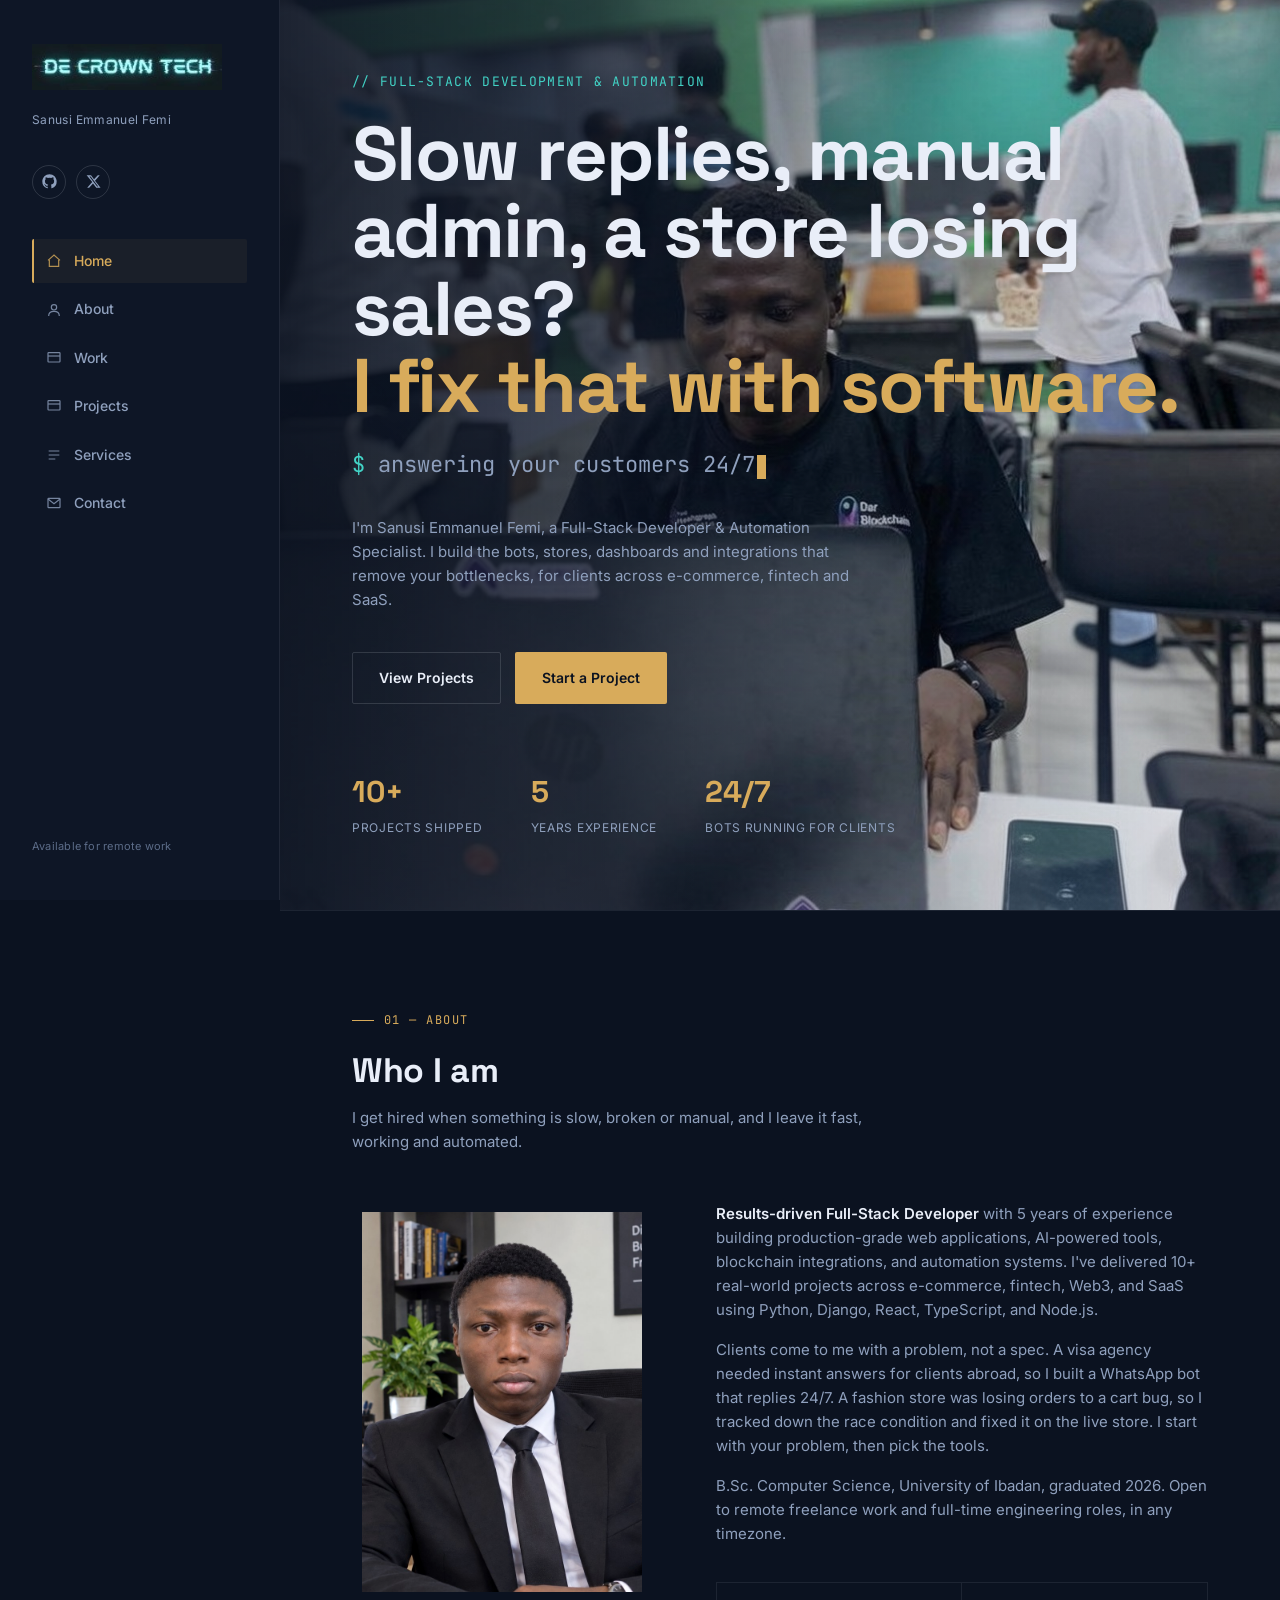
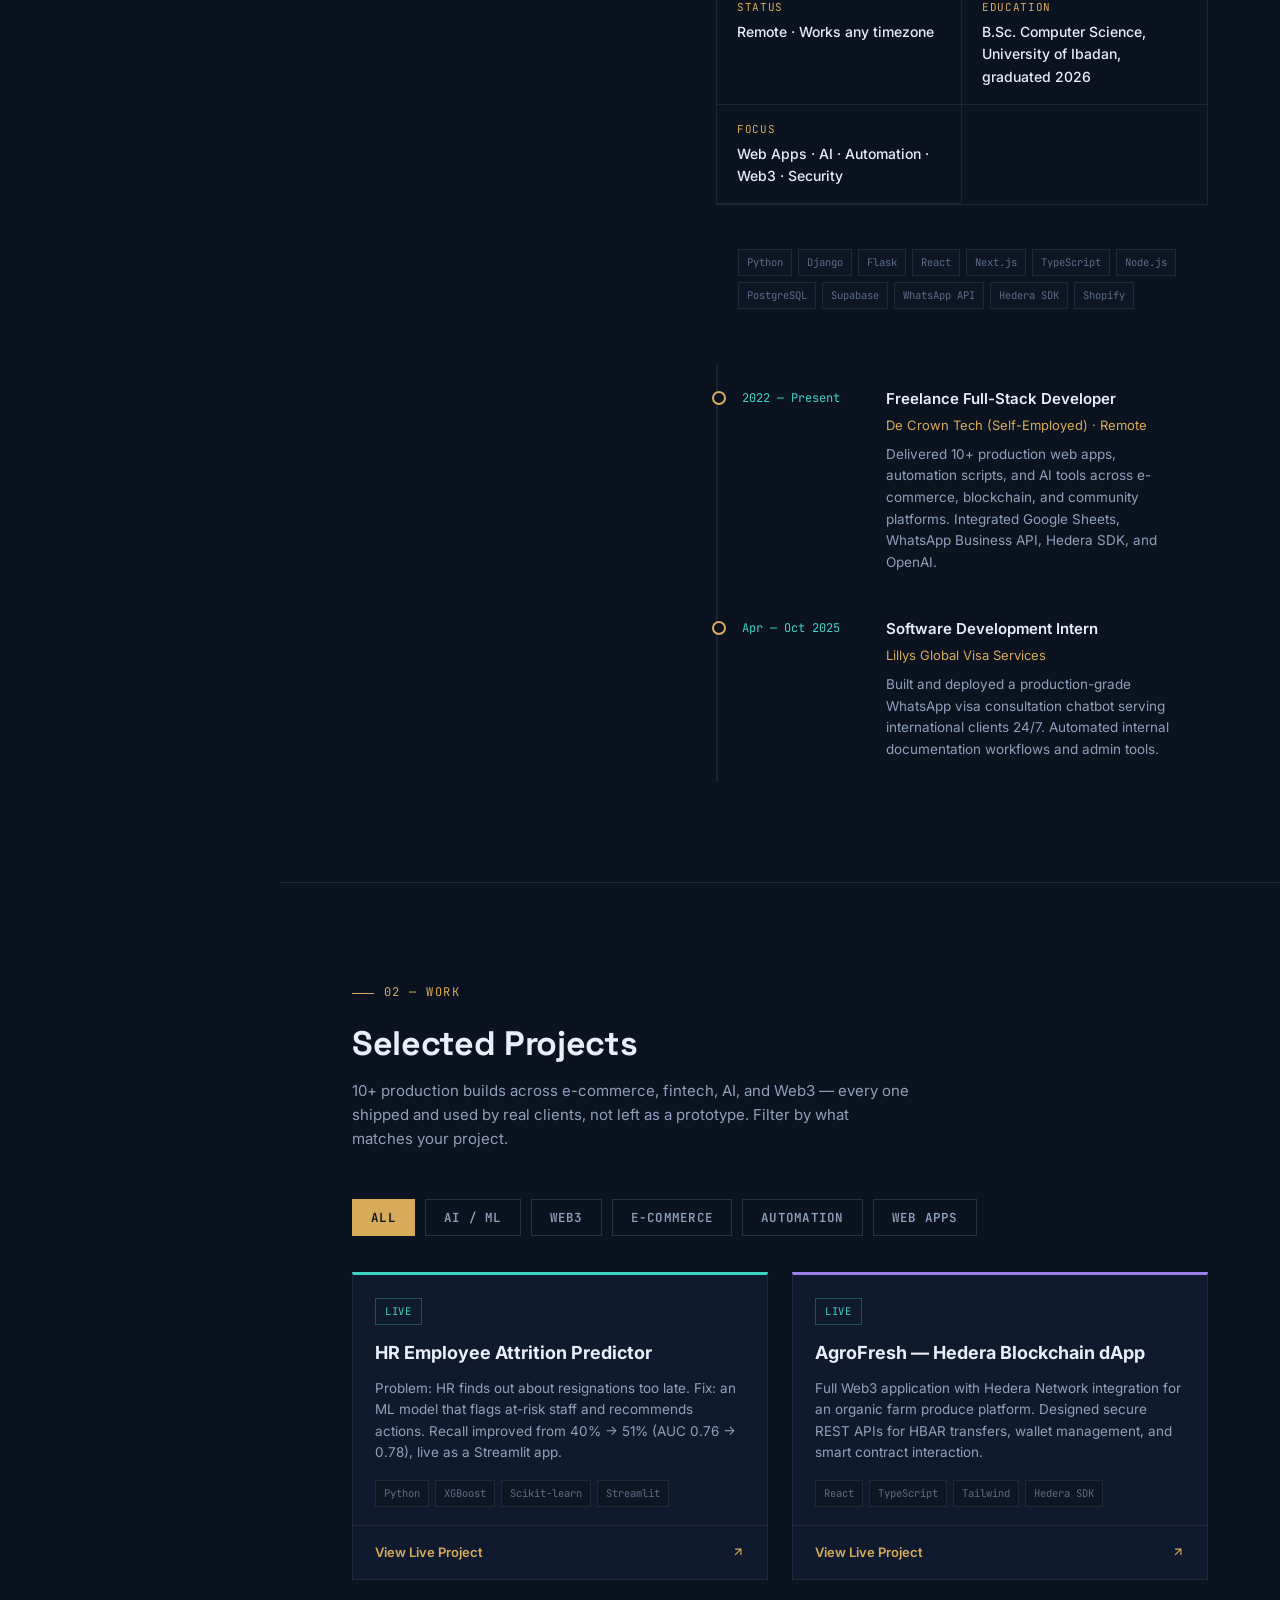
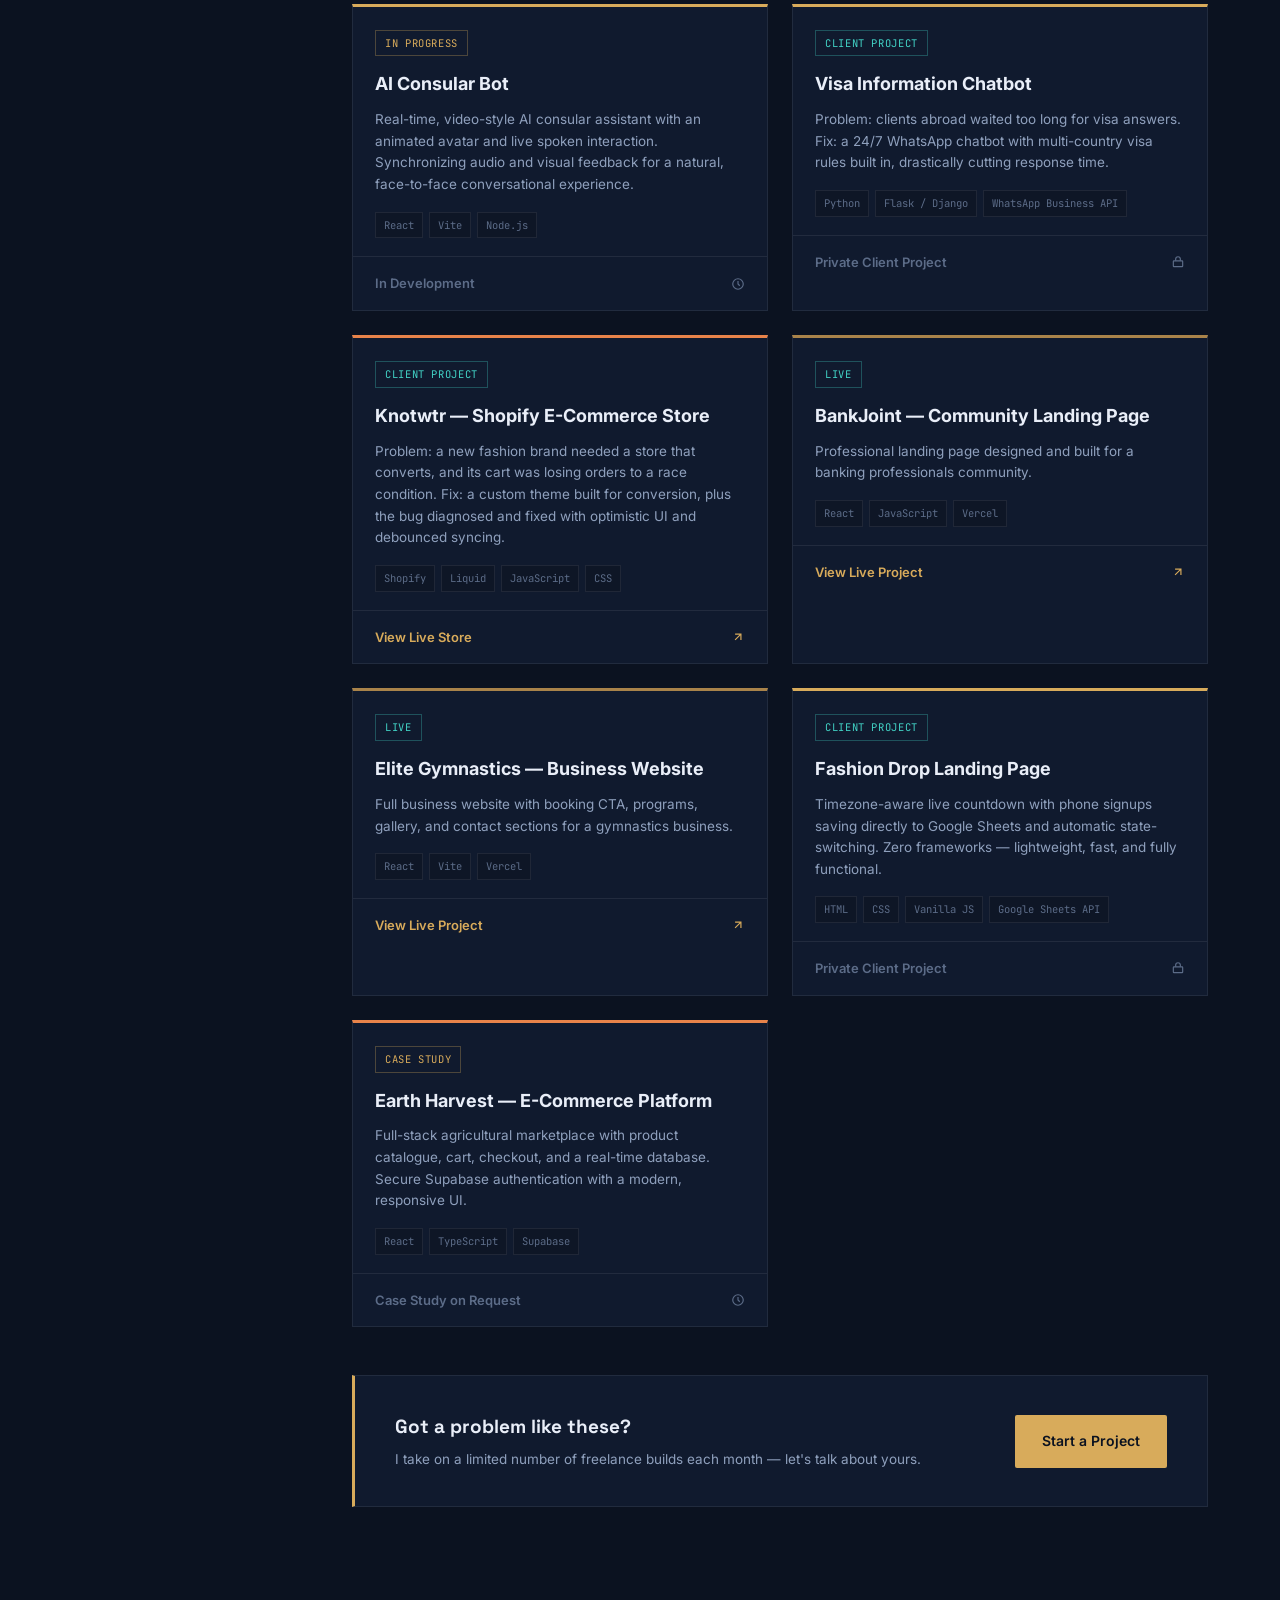
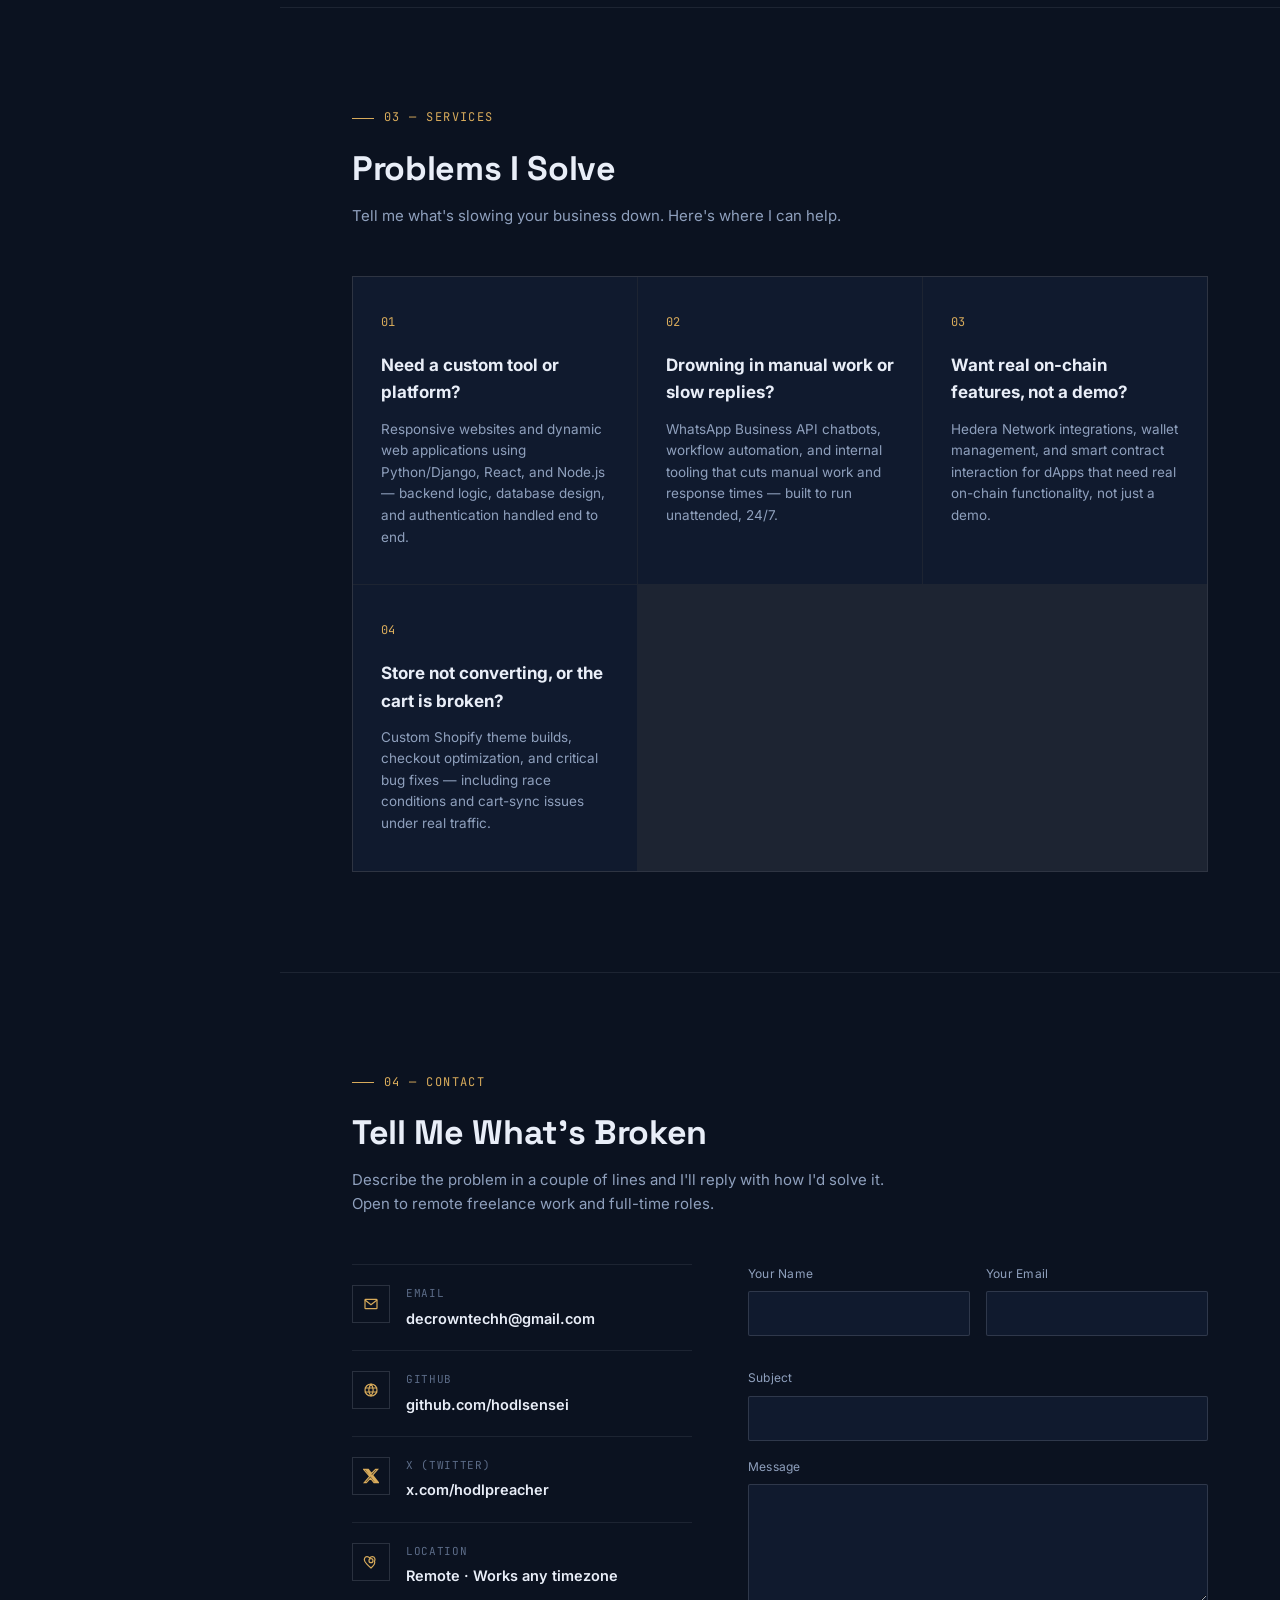
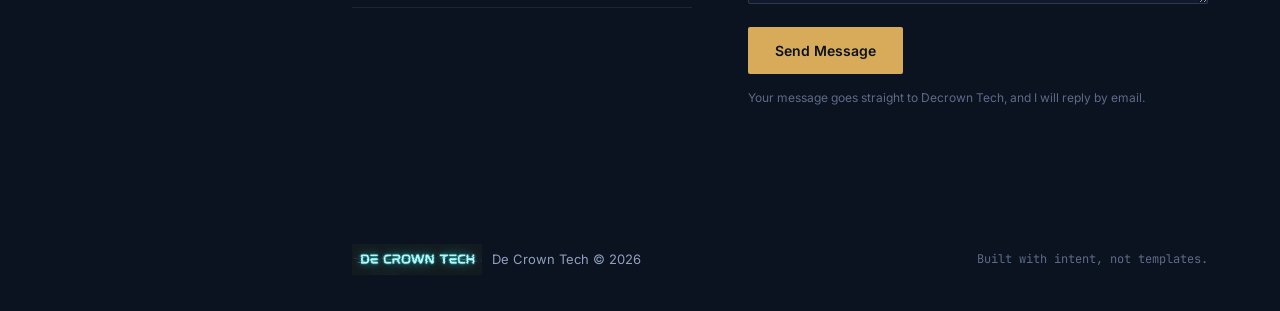
<file: index.html>
<!DOCTYPE html>
<html lang="en">
<head>
<meta charset="UTF-8">
<meta name="viewport" content="width=device-width, initial-scale=1.0">
<title>Sanusi Emmanuel Femi — De Crown Tech | Full-Stack Developer</title>
<meta name="description" content="Full-Stack Developer & Automation Specialist. Web apps, AI tools, Web3 integrations and Shopify builds for global clients.">
<link rel="icon" href="assests/logo.jpg" type="image/jpeg">
<link rel="apple-touch-icon" href="assests/logo.jpg">
<link rel="preconnect" href="https://fonts.googleapis.com">
<link rel="preconnect" href="https://fonts.gstatic.com" crossorigin>
<link href="https://fonts.googleapis.com/css2?family=Space+Grotesk:wght@400;500;600;700&family=Inter:wght@400;500;600&family=JetBrains+Mono:wght@400;500&display=swap" rel="stylesheet">
<link rel="stylesheet" href="style.css">
</head>
<body>

<div class="app">

  <!-- ============ SIDEBAR ============ -->
  <aside class="sidebar">
    <div class="brand">
      <img src="assests/logo.jpg" alt="De Crown Tech logo" class="crown-mark">
      <div class="brand-sub">Sanusi Emmanuel Femi</div>
    </div>

    <button class="nav-toggle" id="navToggle" aria-label="Toggle navigation">
      <svg viewBox="0 0 24 24" width="18" height="18" fill="none" stroke="currentColor" stroke-width="2"><line x1="3" y1="6" x2="21" y2="6"/><line x1="3" y1="12" x2="21" y2="12"/><line x1="3" y1="18" x2="21" y2="18"/></svg>
    </button>

    <div class="socials">
      <a href="https://github.com/hodlsensei" target="_blank" rel="noopener" aria-label="GitHub">
        <svg viewBox="0 0 24 24" fill="currentColor"><path d="M12 .5C5.73.5.5 5.73.5 12a11.5 11.5 0 007.87 10.94c.58.1.79-.25.79-.56v-2c-3.2.7-3.88-1.54-3.88-1.54-.53-1.34-1.29-1.7-1.29-1.7-1.05-.72.08-.71.08-.71 1.17.08 1.78 1.2 1.78 1.2 1.03 1.77 2.7 1.26 3.36.96.1-.75.4-1.26.73-1.55-2.55-.29-5.24-1.28-5.24-5.7 0-1.26.45-2.29 1.19-3.1-.12-.29-.52-1.46.11-3.05 0 0 .97-.31 3.18 1.18a11 11 0 015.79 0c2.2-1.49 3.17-1.18 3.17-1.18.64 1.59.24 2.76.12 3.05.74.81 1.18 1.84 1.18 3.1 0 4.43-2.7 5.4-5.27 5.69.42.36.78 1.07.78 2.16v3.2c0 .31.21.67.8.56A11.5 11.5 0 0023.5 12C23.5 5.73 18.27.5 12 .5z"/></svg>
      </a>
      <a href="https://x.com/hodlpreacher" target="_blank" rel="noopener" aria-label="X (Twitter)">
        <svg viewBox="0 0 24 24" fill="currentColor"><path d="M18.9 2H22l-7.6 8.7L23.3 22h-6.8l-5.3-6.9L5 22H1.9l8.1-9.3L1 2h7l4.8 6.3L18.9 2zm-1.2 18h1.9L7.4 4H5.4l12.3 16z"/></svg>
      </a>
    </div>

    <nav class="nav" id="navMenu">
      <a href="#home" class="nav-link active">
        <svg viewBox="0 0 24 24" fill="none" stroke="currentColor" stroke-width="1.8"><path d="M3 11l9-8 9 8"/><path d="M5 10v10h14V10"/></svg>
        Home
      </a>
      <a href="#about" class="nav-link">
        <svg viewBox="0 0 24 24" fill="none" stroke="currentColor" stroke-width="1.8"><circle cx="12" cy="8" r="4"/><path d="M4 21c0-4.4 3.6-7 8-7s8 2.6 8 7"/></svg>
        About
      </a>
      <a href="work.html" class="nav-link">
        <svg viewBox="0 0 24 24" fill="none" stroke="currentColor" stroke-width="1.8"><rect x="3" y="4" width="18" height="14" rx="1"/><path d="M3 9h18"/></svg>
        Work
      </a>
      <a href="#projects" class="nav-link">
        <svg viewBox="0 0 24 24" fill="none" stroke="currentColor" stroke-width="1.8"><rect x="3" y="4" width="18" height="14" rx="1"/><path d="M3 9h18"/></svg>
        Projects
      </a>
      <a href="#services" class="nav-link">
        <svg viewBox="0 0 24 24" fill="none" stroke="currentColor" stroke-width="1.8"><path d="M4 6h16M4 12h16M4 18h10"/></svg>
        Services
      </a>
      <a href="#contact" class="nav-link">
        <svg viewBox="0 0 24 24" fill="none" stroke="currentColor" stroke-width="1.8"><rect x="3" y="5" width="18" height="14" rx="1"/><path d="M3 6l9 7 9-7"/></svg>
        Contact
      </a>
    </nav>

    <div class="sidebar-footer">Available for remote work</div>
  </aside>

  <!-- ============ MAIN ============ -->
  <main class="main">

    <!-- HERO -->
    <section class="hero" id="home">
      <img src="assests/hero-photo.jpg" alt="Sanusi Emmanuel Femi working on his laptop" class="hero-photo">
      <div class="hero-overlay"></div>
      <div class="hero-grid"></div>
      <div class="hero-eyebrow mono">// FULL-STACK DEVELOPMENT &amp; AUTOMATION</div>
      <h1>Slow replies, manual admin, a store losing sales?<br><span class="accent">I fix that with software.</span></h1>
      <div class="hero-typing mono"><span class="prompt">$</span> <span id="typeTarget"></span><span class="cursor"></span></div>
      <p class="hero-desc">I'm Sanusi Emmanuel Femi, a Full-Stack Developer &amp; Automation Specialist. I build the bots, stores, dashboards and integrations that remove your bottlenecks, for clients across e-commerce, fintech and SaaS.</p>
      <div class="hero-cta">
        <a href="#projects" class="btn btn-ghost">View Projects</a>
        <a href="#contact" class="btn btn-primary">Start a Project</a>
      </div>
      <div class="hero-stats">
        <div><div class="hero-stat-num">10+</div><div class="hero-stat-label">Projects Shipped</div></div>
        <div><div class="hero-stat-num">5</div><div class="hero-stat-label">Years Experience</div></div>
        <div><div class="hero-stat-num">24/7</div><div class="hero-stat-label">Bots Running For Clients</div></div>
      </div>
    </section>

    <!-- ABOUT -->
    <section id="about">
      <div class="section-tag mono">01 — About</div>
      <h2 class="section-title">Who I am</h2>
      <p class="section-lede">I get hired when something is slow, broken or manual, and I leave it fast, working and automated.</p>

      <div class="about-grid">
        <div class="about-photo-wrap">
          <img src="assests/headshot.jpg" alt="Sanusi Emmanuel Femi" class="about-photo">
        </div>
        <div>
          <div class="about-bio">
            <p><strong>Results-driven Full-Stack Developer</strong> with 5 years of experience building production-grade web applications, AI-powered tools, blockchain integrations, and automation systems. I've delivered 10+ real-world projects across e-commerce, fintech, Web3, and SaaS using Python, Django, React, TypeScript, and Node.js.</p>
            <p>Clients come to me with a problem, not a spec. A visa agency needed instant answers for clients abroad, so I built a WhatsApp bot that replies 24/7. A fashion store was losing orders to a cart bug, so I tracked down the race condition and fixed it on the live store. I start with your problem, then pick the tools.</p>
            <p>B.Sc. Computer Science, University of Ibadan, graduated 2026. Open to remote freelance work and full-time engineering roles, in any timezone.</p>
          </div>

          <div class="facts">
            <div class="fact"><span class="fact-k mono">STATUS</span><span class="fact-v">Remote · Works any timezone</span></div>
            <div class="fact"><span class="fact-k mono">EDUCATION</span><span class="fact-v">B.Sc. Computer Science, University of Ibadan, graduated 2026</span></div>
            <div class="fact"><span class="fact-k mono">FOCUS</span><span class="fact-v">Web Apps · AI · Automation · Web3 · Security</span></div>
          </div>

          <div class="project-tags">
            <span>Python</span><span>Django</span><span>Flask</span><span>React</span><span>Next.js</span><span>TypeScript</span><span>Node.js</span><span>PostgreSQL</span><span>Supabase</span><span>WhatsApp API</span><span>Hedera SDK</span><span>Shopify</span>
          </div>

          <div class="timeline">
            <div class="timeline-item">
              <div class="timeline-date mono">2022 — Present</div>
              <div>
                <div class="timeline-role">Freelance Full-Stack Developer</div>
                <div class="timeline-org">De Crown Tech (Self-Employed) · Remote</div>
                <div class="timeline-desc">Delivered 10+ production web apps, automation scripts, and AI tools across e-commerce, blockchain, and community platforms. Integrated Google Sheets, WhatsApp Business API, Hedera SDK, and OpenAI.</div>
              </div>
            </div>
            <div class="timeline-item">
              <div class="timeline-date mono">Apr — Oct 2025</div>
              <div>
                <div class="timeline-role">Software Development Intern</div>
                <div class="timeline-org">Lillys Global Visa Services</div>
                <div class="timeline-desc">Built and deployed a production-grade WhatsApp visa consultation chatbot serving international clients 24/7. Automated internal documentation workflows and admin tools.</div>
              </div>
            </div>
          </div>
        </div>
      </div>
    </section>

    <!-- PROJECTS -->
    <section id="projects">
      <div class="section-tag mono">02 — Work</div>
      <h2 class="section-title">Selected Projects</h2>
      <p class="section-lede">10+ production builds across e-commerce, fintech, AI, and Web3 — every one shipped and used by real clients, not left as a prototype. Filter by what matches your project.</p>

      <div class="filters" id="filters">
        <button class="filter-btn active" data-filter="all">ALL</button>
        <button class="filter-btn" data-filter="ai">AI / ML</button>
        <button class="filter-btn" data-filter="web3">WEB3</button>
        <button class="filter-btn" data-filter="ecom">E-COMMERCE</button>
        <button class="filter-btn" data-filter="automation">AUTOMATION</button>
        <button class="filter-btn" data-filter="web">WEB APPS</button>
      </div>

      <div class="project-grid" id="projectGrid">

        <div class="project-card" data-cat="ai">
          <div class="project-top">
            <span class="project-status live">Live</span>
            <div class="project-title">HR Employee Attrition Predictor</div>
            <div class="project-desc">Problem: HR finds out about resignations too late. Fix: an ML model that flags at-risk staff and recommends actions. Recall improved from 40% → 51% (AUC 0.76 → 0.78), live as a Streamlit app.</div>
          </div>
          <div class="project-tags"><span>Python</span><span>XGBoost</span><span>Scikit-learn</span><span>Streamlit</span></div>
          <a href="https://hr-attrition-predictorr.streamlit.app" target="_blank" rel="noopener" class="project-link">View Live Project
            <svg viewBox="0 0 24 24" fill="none" stroke="currentColor" stroke-width="2"><path d="M7 17L17 7M7 7h10v10"/></svg>
          </a>
        </div>

        <div class="project-card" data-cat="web3">
          <div class="project-top">
            <span class="project-status live">Live</span>
            <div class="project-title">AgroFresh — Hedera Blockchain dApp</div>
            <div class="project-desc">Full Web3 application with Hedera Network integration for an organic farm produce platform. Designed secure REST APIs for HBAR transfers, wallet management, and smart contract interaction.</div>
          </div>
          <div class="project-tags"><span>React</span><span>TypeScript</span><span>Tailwind</span><span>Hedera SDK</span></div>
          <a href="https://hedera-app-mu.vercel.app" target="_blank" rel="noopener" class="project-link">View Live Project
            <svg viewBox="0 0 24 24" fill="none" stroke="currentColor" stroke-width="2"><path d="M7 17L17 7M7 7h10v10"/></svg>
          </a>
        </div>

        <div class="project-card" data-cat="automation ai">
          <div class="project-top">
            <span class="project-status progress">In Progress</span>
            <div class="project-title">AI Consular Bot</div>
            <div class="project-desc">Real-time, video-style AI consular assistant with an animated avatar and live spoken interaction. Synchronizing audio and visual feedback for a natural, face-to-face conversational experience.</div>
          </div>
          <div class="project-tags"><span>React</span><span>Vite</span><span>Node.js</span></div>
          <span class="project-link disabled">In Development
            <svg viewBox="0 0 24 24" fill="none" stroke="currentColor" stroke-width="2"><circle cx="12" cy="12" r="9"/><path d="M12 7v5l3 3"/></svg>
          </span>
        </div>

        <div class="project-card" data-cat="automation">
          <div class="project-top">
            <span class="project-status live">Client Project</span>
            <div class="project-title">Visa Information Chatbot</div>
            <div class="project-desc">Problem: clients abroad waited too long for visa answers. Fix: a 24/7 WhatsApp chatbot with multi-country visa rules built in, drastically cutting response time.</div>
          </div>
          <div class="project-tags"><span>Python</span><span>Flask / Django</span><span>WhatsApp Business API</span></div>
          <span class="project-link disabled">Private Client Project
            <svg viewBox="0 0 24 24" fill="none" stroke="currentColor" stroke-width="2"><rect x="4" y="10" width="16" height="10" rx="1"/><path d="M8 10V7a4 4 0 018 0v3"/></svg>
          </span>
        </div>

        <div class="project-card" data-cat="ecom">
          <div class="project-top">
            <span class="project-status live">Client Project</span>
            <div class="project-title">Knotwtr — Shopify E-Commerce Store</div>
            <div class="project-desc">Problem: a new fashion brand needed a store that converts, and its cart was losing orders to a race condition. Fix: a custom theme built for conversion, plus the bug diagnosed and fixed with optimistic UI and debounced syncing.</div>
          </div>
          <div class="project-tags"><span>Shopify</span><span>Liquid</span><span>JavaScript</span><span>CSS</span></div>
          <a href="https://knotwtr.com" target="_blank" rel="noopener" class="project-link">View Live Store
            <svg viewBox="0 0 24 24" fill="none" stroke="currentColor" stroke-width="2"><path d="M7 17L17 7M7 7h10v10"/></svg>
          </a>
        </div>

        <div class="project-card" data-cat="web">
          <div class="project-top">
            <span class="project-status live">Live</span>
            <div class="project-title">BankJoint — Community Landing Page</div>
            <div class="project-desc">Professional landing page designed and built for a banking professionals community.</div>
          </div>
          <div class="project-tags"><span>React</span><span>JavaScript</span><span>Vercel</span></div>
          <a href="https://bankjoint.vercel.app" target="_blank" rel="noopener" class="project-link">View Live Project
            <svg viewBox="0 0 24 24" fill="none" stroke="currentColor" stroke-width="2"><path d="M7 17L17 7M7 7h10v10"/></svg>
          </a>
        </div>

        <div class="project-card" data-cat="web">
          <div class="project-top">
            <span class="project-status live">Live</span>
            <div class="project-title">Elite Gymnastics — Business Website</div>
            <div class="project-desc">Full business website with booking CTA, programs, gallery, and contact sections for a gymnastics business.</div>
          </div>
          <div class="project-tags"><span>React</span><span>Vite</span><span>Vercel</span></div>
          <a href="https://elite-gymnastics-launch.vercel.app" target="_blank" rel="noopener" class="project-link">View Live Project
            <svg viewBox="0 0 24 24" fill="none" stroke="currentColor" stroke-width="2"><path d="M7 17L17 7M7 7h10v10"/></svg>
          </a>
        </div>

        <div class="project-card" data-cat="web automation">
          <div class="project-top">
            <span class="project-status live">Client Project</span>
            <div class="project-title">Fashion Drop Landing Page</div>
            <div class="project-desc">Timezone-aware live countdown with phone signups saving directly to Google Sheets and automatic state-switching. Zero frameworks — lightweight, fast, and fully functional.</div>
          </div>
          <div class="project-tags"><span>HTML</span><span>CSS</span><span>Vanilla JS</span><span>Google Sheets API</span></div>
          <span class="project-link disabled">Private Client Project
            <svg viewBox="0 0 24 24" fill="none" stroke="currentColor" stroke-width="2"><rect x="4" y="10" width="16" height="10" rx="1"/><path d="M8 10V7a4 4 0 018 0v3"/></svg>
          </span>
        </div>

        <div class="project-card" data-cat="ecom web">
          <div class="project-top">
            <span class="project-status progress">Case Study</span>
            <div class="project-title">Earth Harvest — E-Commerce Platform</div>
            <div class="project-desc">Full-stack agricultural marketplace with product catalogue, cart, checkout, and a real-time database. Secure Supabase authentication with a modern, responsive UI.</div>
          </div>
          <div class="project-tags"><span>React</span><span>TypeScript</span><span>Supabase</span></div>
          <span class="project-link disabled">Case Study on Request
            <svg viewBox="0 0 24 24" fill="none" stroke="currentColor" stroke-width="2"><circle cx="12" cy="12" r="9"/><path d="M12 7v5l3 3"/></svg>
          </span>
        </div>

      </div>

      <div class="projects-cta">
        <div>
          <div class="projects-cta-title">Got a problem like these?</div>
          <div class="projects-cta-sub">I take on a limited number of freelance builds each month — let's talk about yours.</div>
        </div>
        <a href="#contact" class="btn btn-primary">Start a Project</a>
      </div>
    </section>

    <!-- SERVICES -->
    <section id="services">
      <div class="section-tag mono">03 — Services</div>
      <h2 class="section-title">Problems I Solve</h2>
      <p class="section-lede">Tell me what's slowing your business down. Here's where I can help.</p>

      <div class="service-grid">
        <div class="service-card">
          <div class="service-num mono">01</div>
          <div class="service-title">Need a custom tool or platform?</div>
          <div class="service-desc">Responsive websites and dynamic web applications using Python/Django, React, and Node.js — backend logic, database design, and authentication handled end to end.</div>
        </div>
        <div class="service-card">
          <div class="service-num mono">02</div>
          <div class="service-title">Drowning in manual work or slow replies?</div>
          <div class="service-desc">WhatsApp Business API chatbots, workflow automation, and internal tooling that cuts manual work and response times — built to run unattended, 24/7.</div>
        </div>
        <div class="service-card">
          <div class="service-num mono">03</div>
          <div class="service-title">Want real on-chain features, not a demo?</div>
          <div class="service-desc">Hedera Network integrations, wallet management, and smart contract interaction for dApps that need real on-chain functionality, not just a demo.</div>
        </div>
        <div class="service-card">
          <div class="service-num mono">04</div>
          <div class="service-title">Store not converting, or the cart is broken?</div>
          <div class="service-desc">Custom Shopify theme builds, checkout optimization, and critical bug fixes — including race conditions and cart-sync issues under real traffic.</div>
        </div>
      </div>
    </section>

    <!-- CONTACT -->
    <section id="contact">
      <div class="section-tag mono">04 — Contact</div>
      <h2 class="section-title">Tell Me What's Broken</h2>
      <p class="section-lede">Describe the problem in a couple of lines and I'll reply with how I'd solve it. Open to remote freelance work and full-time roles.</p>

      <div class="contact-grid">
        <div class="contact-info">
          <div class="contact-info-item">
            <div class="ci-icon"><svg viewBox="0 0 24 24" fill="none" stroke="currentColor" stroke-width="1.8"><rect x="3" y="5" width="18" height="14" rx="1"/><path d="M3 6l9 7 9-7"/></svg></div>
            <div><div class="ci-label mono">Email</div><div class="ci-value">decrowntechh@gmail.com</div></div>
          </div>
          <div class="contact-info-item">
            <div class="ci-icon"><svg viewBox="0 0 24 24" fill="none" stroke="currentColor" stroke-width="1.8"><circle cx="12" cy="12" r="9"/><path d="M2.5 9h19M2.5 15h19M12 3a14 14 0 010 18M12 3a14 14 0 000 18"/></svg></div>
            <div><div class="ci-label mono">GitHub</div><div class="ci-value">github.com/hodlsensei</div></div>
          </div>
          <div class="contact-info-item">
            <div class="ci-icon"><svg viewBox="0 0 24 24" fill="none" stroke="currentColor" stroke-width="1.8"><path d="M18.9 2H22l-7.6 8.7L23.3 22h-6.8l-5.3-6.9L5 22H1.9l8.1-9.3L1 2h7l4.8 6.3L18.9 2zm-1.2 18h1.9L7.4 4H5.4l12.3 16z"/></svg></div>
            <div><div class="ci-label mono">X (Twitter)</div><div class="ci-value">x.com/hodlpreacher</div></div>
          </div>
          <div class="contact-info-item">
            <div class="ci-icon"><svg viewBox="0 0 24 24" fill="none" stroke="currentColor" stroke-width="1.8"><path d="M12 21s-7-6-9.3-10.1C1.1 7.8 2.4 4 6 4c2 0 3.3 1.1 4 2.2C10.7 5.1 12 4 14 4c3.6 0 4.9 3.8 3.3 6.9C19 15 12 21 12 21z" fill="none"/><circle cx="12" cy="10" r="3"/></svg></div>
            <div><div class="ci-label mono">Location</div><div class="ci-value">Remote · Works any timezone</div></div>
          </div>
        </div>

        <form class="contact-form" id="contactForm">
          <div class="form-row">
            <div class="field">
              <label for="cname">Your Name</label>
              <input type="text" id="cname" name="name" required>
            </div>
            <div class="field">
              <label for="cemail">Your Email</label>
              <input type="email" id="cemail" name="email" required>
            </div>
          </div>
          <div class="field">
            <label for="csubject">Subject</label>
            <input type="text" id="csubject" name="subject" required>
          </div>
          <div class="field">
            <label for="cmessage">Message</label>
            <textarea id="cmessage" name="message" required></textarea>
          </div>
          <input type="checkbox" name="botcheck" id="botcheck" style="display:none" tabindex="-1" autocomplete="off">
          <button type="submit" class="btn btn-primary">Send Message</button>
          <div class="form-note" role="status" aria-live="polite">Your message goes straight to Decrown Tech, and I will reply by email.</div>
        </form>
      </div>
    </section>

    <footer class="footer">
      <div class="footer-mark">
        <img src="assests/logo.jpg" alt="De Crown Tech logo" class="footer-logo">
        De Crown Tech © 2026
      </div>
      <div class="footer-right mono">Built with intent, not templates.</div>
    </footer>

  </main>
</div>

<script src="script.js"></script>
<script>
(function () {
  var form = document.getElementById('contactForm');
  if (!form) return;
  var note = form.querySelector('.form-note');
  var button = form.querySelector('button[type="submit"]');

  // Capture phase: runs before any older handler and replaces it.
  document.addEventListener('submit', function (e) {
    if (e.target !== form) return;
    e.preventDefault();
    e.stopPropagation();

    var botcheck = document.getElementById('botcheck');
    if (botcheck && botcheck.checked) return;

    var originalLabel = button.textContent;
    button.disabled = true;
    button.textContent = 'Sending...';

    fetch('https://api.web3forms.com/submit', {
      method: 'POST',
      headers: { 'Content-Type': 'application/json', 'Accept': 'application/json' },
      body: JSON.stringify({
        access_key: 'b0783ad1-5aee-477e-b722-640e074f011e',
        from_name: 'Decrown Tech website',
        name: document.getElementById('cname').value,
        email: document.getElementById('cemail').value,
        subject: document.getElementById('csubject').value,
        message: document.getElementById('cmessage').value
      })
    })
      .then(function (response) { return response.json(); })
      .then(function (data) {
        if (data.success) {
          form.reset();
          note.textContent = 'Thank you. Your message has been sent, and I will reply by email soon.';
        } else {
          throw new Error(data.message || 'Send failed');
        }
      })
      .catch(function () {
        note.textContent = 'Sorry, the message could not be sent. Please email decrowntechh@gmail.com directly.';
      })
      .finally(function () {
        button.disabled = false;
        button.textContent = originalLabel;
      });
  }, true);
})();
</script>

</body>
</html>
</file>
<file: style.css>
:root {
  --bg: #0b1220;
  --bg-panel: #101a2e;
  --bg-panel-2: #0e1626;
  --border: rgba(233, 238, 248, 0.08);
  --border-strong: rgba(233, 238, 248, 0.14);
  --text: #e9eef8;
  --text-dim: #8fa0bd;
  --text-faint: #5c6c88;
  --gold: #d8ab5b;
  --gold-dim: #a9834a;
  --teal: #42d3c6;
  --radius: 2px;
}

* {
  box-sizing: border-box;
  margin: 0;
  padding: 0;
}

html {
  scroll-behavior: smooth;
}

body {
  background: var(--bg);
  color: var(--text);
  font-family: 'Inter', sans-serif;
  font-size: 16px;
  line-height: 1.6;
  -webkit-font-smoothing: antialiased;
}

h1,
h2,
h3,
.display {
  font-family: 'Space Grotesk', sans-serif;
}

.mono {
  font-family: 'JetBrains Mono', monospace;
}

a {
  color: inherit;
  text-decoration: none;
}

ul {
  list-style: none;
}

img {
  max-width: 100%;
  display: block;
}

/* ---------- layout shell ---------- */
.app {
  display: grid;
  grid-template-columns: 280px 1fr;
  min-height: 100vh;
}

/* ---------- sidebar ---------- */
.sidebar {
  position: fixed;
  top: 0;
  left: 0;
  bottom: 0;
  width: 280px;
  background: var(--bg-panel-2);
  border-right: 1px solid var(--border);
  display: flex;
  flex-direction: column;
  padding: 44px 32px;
  z-index: 100;
}

.brand {
  display: flex;
  flex-direction: column;
  align-items: flex-start;
  margin-bottom: 36px;
}

/* ---------- logo (single source of truth) ---------- */
.crown-mark {
  width: 190px;
  max-width: 100%;
  height: auto;
  margin-bottom: 16px;
  display: block;
}

.footer-logo {
  width: 130px;
  height: auto;
  display: block;
}

.brand-sub {
  font-size: 12px;
  color: var(--text-dim);
  margin-top: 4px;
  letter-spacing: 0.03em;
}

.socials {
  display: flex;
  gap: 10px;
  margin-bottom: 40px;
}

.socials a {
  width: 34px;
  height: 34px;
  border: 1px solid var(--border-strong);
  border-radius: 50%;
  display: flex;
  align-items: center;
  justify-content: center;
  color: var(--text-dim);
  transition: all .2s ease;
}

.socials a:hover {
  border-color: var(--gold);
  color: var(--gold);
}

.socials svg {
  width: 15px;
  height: 15px;
}

.nav {
  display: flex;
  flex-direction: column;
  gap: 4px;
  flex: 1;
}

.nav a {
  display: flex;
  align-items: center;
  gap: 12px;
  padding: 11px 12px;
  border-radius: var(--radius);
  color: var(--text-dim);
  font-size: 14px;
  font-weight: 500;
  border-left: 2px solid transparent;
  transition: all .18s ease;
}

.nav a svg {
  width: 16px;
  height: 16px;
  flex-shrink: 0;
  opacity: 0.8;
}

.nav a:hover {
  color: var(--text);
  background: rgba(255, 255, 255, 0.03);
}

.nav a.active {
  color: var(--gold);
  border-left-color: var(--gold);
  background: rgba(216, 171, 91, 0.06);
}

.sidebar-footer {
  font-size: 11px;
  color: var(--text-faint);
  margin-top: 24px;
  letter-spacing: 0.02em;
}

/* mobile nav toggle */
.nav-toggle {
  display: none;
}

/* ---------- main ---------- */
.main {
  grid-column: 2;
}

section {
  padding: 100px 72px;
  border-bottom: 1px solid var(--border);
}

section:last-of-type {
  border-bottom: none;
}

.section-tag {
  font-family: 'JetBrains Mono', monospace;
  font-size: 12px;
  color: var(--gold);
  letter-spacing: 0.12em;
  text-transform: uppercase;
  margin-bottom: 14px;
  display: flex;
  align-items: center;
  gap: 10px;
}

.section-tag::before {
  content: '';
  width: 22px;
  height: 1px;
  background: var(--gold);
  display: inline-block;
}

.section-title {
  font-size: 34px;
  font-weight: 700;
  margin-bottom: 8px;
  letter-spacing: -0.01em;
}

.section-lede {
  color: var(--text-dim);
  font-size: 15px;
  max-width: 560px;
  margin-bottom: 48px;
}

/* ---------- hero ---------- */
.hero {
  min-height: 92vh;
  display: flex;
  flex-direction: column;
  justify-content: center;
  padding: 72px;
  position: relative;
  overflow: hidden;
  border-bottom: 1px solid var(--border);
}

.hero-photo {
  position: absolute;
  inset: 0;
  width: 100%;
  height: 100%;
  object-fit: cover;
  object-position: center 25%;
  z-index: 0;
}

.hero-overlay {
  position: absolute;
  inset: 0;
  background: linear-gradient(90deg, rgba(11, 18, 32, 0.92) 0%, rgba(11, 18, 32, 0.75) 32%, rgba(11, 18, 32, 0.25) 58%, rgba(11, 18, 32, 0.05) 100%);
  z-index: 1;
}

.hero-eyebrow,
.hero h1,
.hero-typing,
.hero-desc,
.hero-cta,
.hero-stats {
  position: relative;
  z-index: 2;
}

.hero-grid {
  display: none;
}

.hero-eyebrow {
  font-family: 'JetBrains Mono', monospace;
  font-size: 13px;
  color: var(--teal);
  letter-spacing: 0.1em;
  margin-bottom: 22px;
  position: relative;
}

.hero h1 {
  font-size: clamp(40px, 6vw, 76px);
  line-height: 1.02;
  font-weight: 700;
  letter-spacing: -0.02em;
  margin-bottom: 22px;
  position: relative;
  max-width: 900px;
}

.hero h1 .accent {
  color: var(--gold);
}

.hero-typing {
  font-family: 'JetBrains Mono', monospace;
  font-size: clamp(16px, 2.2vw, 22px);
  color: var(--text-dim);
  margin-bottom: 34px;
  min-height: 32px;
  position: relative;
}

.hero-typing .prompt {
  color: var(--teal);
}

.hero-typing .cursor {
  display: inline-block;
  width: 9px;
  height: 1.1em;
  background: var(--gold);
  vertical-align: text-bottom;
  margin-left: 2px;
  animation: blink 1s steps(1) infinite;
}

@keyframes blink {
  50% {
    opacity: 0;
  }
}

.hero-desc {
  color: var(--text-dim);
  max-width: 520px;
  margin-bottom: 40px;
  font-size: 15px;
  position: relative;
}

.hero-cta {
  display: flex;
  gap: 14px;
  flex-wrap: wrap;
  position: relative;
}

.btn {
  display: inline-flex;
  align-items: center;
  gap: 8px;
  padding: 14px 26px;
  font-size: 14px;
  font-weight: 600;
  border-radius: var(--radius);
  border: 1px solid transparent;
  transition: all .2s ease;
  cursor: pointer;
  font-family: 'Inter', sans-serif;
}

.btn-primary {
  background: var(--gold);
  color: #0b1220;
}

.btn-primary:hover {
  background: #e8bd76;
  transform: translateY(-1px);
}

.btn-ghost {
  border-color: var(--border-strong);
  color: var(--text);
}

.btn-ghost:hover {
  border-color: var(--gold);
  color: var(--gold);
}

.hero-stats {
  display: flex;
  gap: 48px;
  margin-top: 64px;
  position: relative;
  flex-wrap: wrap;
}

.hero-stat-num {
  font-family: 'Space Grotesk', sans-serif;
  font-size: 30px;
  font-weight: 700;
  color: var(--gold);
}

.hero-stat-label {
  font-size: 12px;
  color: var(--text-dim);
  text-transform: uppercase;
  letter-spacing: 0.06em;
  margin-top: 2px;
}

/* ---------- about ---------- */
.about-grid {
  display: grid;
  grid-template-columns: 300px 1fr;
  gap: 64px;
  align-items: start;
}

.about-photo-wrap {
  position: sticky;
  top: 44px;
  aspect-ratio: 3/4;
  overflow: hidden;
}

.about-photo-wrap::before {
  content: '';
  position: absolute;
  inset: 0;
  border: 1px solid var(--gold-dim);
  outline: 10px solid var(--bg);
  outline-offset: -10px;
  z-index: 2;
  pointer-events: none;
}

.about-photo {
  width: 100%;
  height: 100%;
  object-fit: cover;
  object-position: center 20%;
  filter: grayscale(15%) contrast(1.05);
}

.about-bio p {
  color: var(--text-dim);
  margin-bottom: 16px;
  font-size: 15px;
  max-width: 680px;
}

.about-bio strong {
  color: var(--text);
  font-weight: 600;
}

.facts {
  display: grid;
  grid-template-columns: 1fr 1fr;
  gap: 0;
  margin: 36px 0 44px;
  max-width: 680px;
  border: 1px solid var(--border);
}

.fact {
  display: flex;
  flex-direction: column;
  gap: 4px;
  font-size: 14px;
  padding: 16px 20px;
  border-bottom: 1px solid var(--border);
}

.fact:nth-child(odd) {
  border-right: 1px solid var(--border);
}

.fact-k {
  color: var(--gold);
  font-family: 'JetBrains Mono', monospace;
  font-size: 11px;
  letter-spacing: 0.06em;
}

.fact-v {
  color: var(--text);
  font-weight: 500;
}

.skills {
  margin-top: 48px;
  max-width: 680px;
  padding: 28px 28px 8px;
  background: var(--bg-panel);
  border: 1px solid var(--border);
}

.skill-row {
  margin-bottom: 22px;
}

.skill-head {
  display: flex;
  justify-content: space-between;
  font-size: 13px;
  margin-bottom: 8px;
}

.skill-head span:first-child {
  font-weight: 600;
  letter-spacing: 0.02em;
}

.skill-head span:last-child {
  color: var(--gold);
  font-family: 'JetBrains Mono', monospace;
}

.skill-bar {
  height: 5px;
  background: var(--bg-panel-2);
  border: 1px solid var(--border);
  overflow: hidden;
}

.skill-fill {
  height: 100%;
  background: linear-gradient(90deg, var(--gold-dim), var(--gold));
  width: 0%;
  transition: width 1.2s ease;
}

.timeline {
  margin-top: 56px;
  max-width: 680px;
}

.timeline-item {
  display: grid;
  grid-template-columns: 120px 1fr;
  gap: 24px;
  padding: 22px 24px;
  border-left: 2px solid var(--border);
  position: relative;
}

.timeline-item::before {
  content: '';
  position: absolute;
  left: -6px;
  top: 26px;
  width: 10px;
  height: 10px;
  border-radius: 50%;
  background: var(--bg);
  border: 2px solid var(--gold);
}

.timeline-date {
  font-family: 'JetBrains Mono', monospace;
  font-size: 12px;
  color: var(--teal);
  padding-top: 2px;
}

.timeline-role {
  font-weight: 600;
  font-size: 15px;
  margin-bottom: 4px;
}

.timeline-org {
  font-size: 13px;
  color: var(--gold);
  margin-bottom: 8px;
}

.timeline-desc {
  font-size: 13.5px;
  color: var(--text-dim);
}

/* ---------- projects ---------- */
.filters {
  display: flex;
  gap: 10px;
  flex-wrap: wrap;
  margin-bottom: 36px;
}

.filter-btn {
  padding: 9px 18px;
  font-size: 12.5px;
  font-weight: 600;
  border: 1px solid var(--border-strong);
  color: var(--text-dim);
  background: transparent;
  cursor: pointer;
  font-family: 'JetBrains Mono', monospace;
  letter-spacing: 0.02em;
  transition: all .18s ease;
}

.filter-btn:hover {
  color: var(--text);
  border-color: var(--text-dim);
}

.filter-btn.active {
  color: #0b1220;
  background: var(--gold);
  border-color: var(--gold);
}

.project-grid {
  display: grid;
  grid-template-columns: repeat(auto-fill, minmax(320px, 1fr));
  gap: 24px;
}

.project-card {
  background: var(--bg-panel);
  border: 1px solid var(--border);
  border-top: 3px solid var(--gold-dim);
  display: flex;
  flex-direction: column;
  transition: border-color .2s ease, transform .2s ease, box-shadow .2s ease;
}

.project-card[data-cat*="ai"] {
  border-top-color: #42d3c6;
}

.project-card[data-cat*="web3"] {
  border-top-color: #9b7ee8;
}

.project-card[data-cat*="ecom"] {
  border-top-color: #e8834a;
}

.project-card[data-cat*="automation"] {
  border-top-color: #d8ab5b;
}

.project-card:hover {
  border-color: var(--gold-dim);
  transform: translateY(-4px);
  box-shadow: 0 16px 32px -12px rgba(0, 0, 0, 0.5);
}

.project-top {
  padding: 22px 22px 0;
}

.project-status {
  display: inline-block;
  font-family: 'JetBrains Mono', monospace;
  font-size: 10.5px;
  letter-spacing: 0.06em;
  text-transform: uppercase;
  padding: 4px 9px;
  border: 1px solid var(--border-strong);
  color: var(--text-dim);
  margin-bottom: 14px;
}

.project-status.live {
  color: var(--teal);
  border-color: rgba(66, 211, 198, 0.3);
}

.project-status.progress {
  color: var(--gold);
  border-color: rgba(216, 171, 91, 0.3);
}

.project-title {
  font-size: 18px;
  font-weight: 700;
  margin-bottom: 10px;
}

.project-desc {
  font-size: 13.5px;
  color: var(--text-dim);
  margin-bottom: 16px;
  flex: 1;
}

.project-tags {
  display: flex;
  flex-wrap: wrap;
  gap: 6px;
  padding: 0 22px;
  margin-bottom: 18px;
}

.project-tags span {
  font-family: 'JetBrains Mono', monospace;
  font-size: 10.5px;
  color: var(--text-faint);
  background: var(--bg-panel-2);
  padding: 4px 8px;
  border: 1px solid var(--border);
}

.project-link {
  display: flex;
  align-items: center;
  justify-content: space-between;
  padding: 16px 22px;
  border-top: 1px solid var(--border);
  font-size: 13px;
  font-weight: 600;
  color: var(--gold);
}

.project-link.disabled {
  color: var(--text-faint);
}

.project-link svg {
  width: 14px;
  height: 14px;
}

.projects-cta {
  margin-top: 48px;
  padding: 36px 40px;
  background: var(--bg-panel);
  border: 1px solid var(--border);
  border-left: 3px solid var(--gold);
  display: flex;
  align-items: center;
  justify-content: space-between;
  gap: 24px;
  flex-wrap: wrap;
}

.projects-cta-title {
  font-family: 'Space Grotesk', sans-serif;
  font-size: 19px;
  font-weight: 700;
  margin-bottom: 6px;
}

.projects-cta-sub {
  font-size: 13.5px;
  color: var(--text-dim);
}

/* ---------- services ---------- */
.service-grid {
  display: grid;
  grid-template-columns: repeat(auto-fit, minmax(250px, 1fr));
  gap: 1px;
  background: var(--border);
  border: 1px solid var(--border);
}

.service-card {
  background: var(--bg-panel);
  padding: 36px 28px;
}

.service-num {
  font-family: 'JetBrains Mono', monospace;
  font-size: 12px;
  color: var(--gold);
  margin-bottom: 20px;
}

.service-title {
  font-size: 17px;
  font-weight: 700;
  margin-bottom: 12px;
}

.service-desc {
  font-size: 13.5px;
  color: var(--text-dim);
}

/* ---------- contact ---------- */
.contact-grid {
  display: grid;
  grid-template-columns: 340px 1fr;
  gap: 56px;
}

.contact-info-item {
  display: flex;
  gap: 16px;
  padding: 20px 0;
  border-top: 1px solid var(--border);
}

.contact-info-item:last-child {
  border-bottom: 1px solid var(--border);
}

.ci-icon {
  width: 38px;
  height: 38px;
  border: 1px solid var(--border-strong);
  display: flex;
  align-items: center;
  justify-content: center;
  flex-shrink: 0;
  color: var(--gold);
}

.ci-icon svg {
  width: 16px;
  height: 16px;
}

.ci-label {
  font-size: 11px;
  color: var(--text-faint);
  text-transform: uppercase;
  letter-spacing: 0.06em;
  margin-bottom: 4px;
}

.ci-value {
  font-size: 14.5px;
  font-weight: 600;
}

.form-row {
  display: grid;
  grid-template-columns: 1fr 1fr;
  gap: 16px;
  margin-bottom: 16px;
}

.field label {
  display: block;
  font-size: 12px;
  color: var(--text-dim);
  margin-bottom: 8px;
  letter-spacing: 0.02em;
}

.field input,
.field textarea {
  width: 100%;
  background: var(--bg-panel);
  border: 1px solid var(--border-strong);
  color: var(--text);
  padding: 13px 14px;
  font-size: 14px;
  font-family: 'Inter', sans-serif;
  border-radius: var(--radius);
}

.field input:focus,
.field textarea:focus {
  outline: none;
  border-color: var(--gold);
}

.field {
  margin-bottom: 16px;
}

.field textarea {
  resize: vertical;
  min-height: 120px;
}

.form-note {
  font-size: 12px;
  color: var(--text-faint);
  margin-top: 14px;
}

/* ---------- footer ---------- */
.footer {
  padding: 36px 72px;
  display: flex;
  justify-content: space-between;
  align-items: center;
  flex-wrap: wrap;
  gap: 16px;
}

.footer-mark {
  display: flex;
  align-items: center;
  gap: 10px;
  font-size: 13px;
  color: var(--text-dim);
  overflow: hidden;
}

.footer-right {
  font-size: 12px;
  color: var(--text-faint);
  font-family: 'JetBrains Mono', monospace;
}

/* ---------- responsive ---------- */
@media (max-width: 980px) {

  .about-grid,
  .contact-grid {
    grid-template-columns: 1fr;
  }

  .about-photo-wrap {
    position: static;
    max-width: 220px;
    aspect-ratio: 1;
  }

  .facts {
    grid-template-columns: 1fr;
  }

  .fact:nth-child(odd) {
    border-right: none;
  }
}

@media (max-width: 860px) {
  .app {
    grid-template-columns: 1fr;
  }

  .sidebar {
    position: fixed;
    top: 0;
    left: 0;
    right: 0;
    bottom: auto;
    width: 100%;
    flex-direction: row;
    align-items: center;
    justify-content: space-between;
    padding: 16px 20px;
    height: 64px;
    overflow: visible;
  }

  .brand {
    flex-direction: row;
    align-items: center;
    margin-bottom: 0;
    gap: 12px;
  }

  .crown-mark {
    margin-bottom: 0;
    width: 140px;
    height: auto;
  }

  .brand-sub {
    display: none;
  }

  .socials {
    display: none;
  }

  .nav {
    position: fixed;
    top: 64px;
    left: 0;
    right: 0;
    background: var(--bg-panel-2);
    border-top: 1px solid var(--border);
    flex-direction: column;
    padding: 12px 20px 20px;
    transform: translateY(-120%);
    opacity: 0;
    transition: all .25s ease;
    pointer-events: none;
  }

  .nav.open {
    transform: translateY(0);
    opacity: 1;
    pointer-events: auto;
  }

  .sidebar-footer {
    display: none;
  }

  .nav-toggle {
    display: flex;
    align-items: center;
    justify-content: center;
    width: 44px;
    height: 44px;
    border: 1px solid var(--border-strong);
    background: none;
    color: var(--text);
    cursor: pointer;
  }

  .nav a {
    padding: 13px 12px;
    font-size: 15px;
  }

  .hero-photo {
    object-position: center 15%;
  }

  .field input,
  .field textarea {
    font-size: 16px;
  }

  .main {
    grid-column: 1;
    margin-top: 64px;
  }

  section,
  .hero,
  .footer {
    padding-left: 24px;
    padding-right: 24px;
  }

  .hero {
    padding-top: 64px;
  }

  .form-row {
    grid-template-columns: 1fr;
  }

  .project-grid {
    grid-template-columns: 1fr;
  }

  section {
    padding-top: 64px;
    padding-bottom: 64px;
  }

  .hero {
    min-height: unset;
    padding-bottom: 56px;
  }

  .hero-stats {
    gap: 28px;
    margin-top: 44px;
  }

  .timeline-item {
    grid-template-columns: 1fr;
    gap: 6px;
    padding: 18px 18px 18px 24px;
  }

  .timeline-date {
    padding-top: 0;
  }

  .projects-cta {
    flex-direction: column;
    align-items: flex-start;
    padding: 28px 24px;
  }

  .footer {
    flex-direction: column;
    align-items: flex-start;
    padding: 28px 24px;
  }
}

@media (max-width: 420px) {
  .section-title {
    font-size: 26px;
  }

  .hero-cta {
    flex-direction: column;
    align-items: stretch;
  }

  .btn {
    justify-content: center;
  }

  .skills {
    padding: 22px 18px 8px;
  }

  .about-bio p {
    font-size: 14px;
  }

  .hero-stats {
    gap: 20px 28px;
  }

  .hero-stat-num {
    font-size: 24px;
  }

  .hero-stat-label {
    font-size: 10.5px;
  }

  .hero-eyebrow {
    font-size: 11.5px;
  }

  .hero-typing {
    font-size: 15px;
  }

  .project-top,
  .project-tags,
  .project-link {
    padding-left: 18px;
    padding-right: 18px;
  }

  .service-card {
    padding: 28px 20px;
  }

  .contact-info-item {
    gap: 12px;
  }
}
</file>
